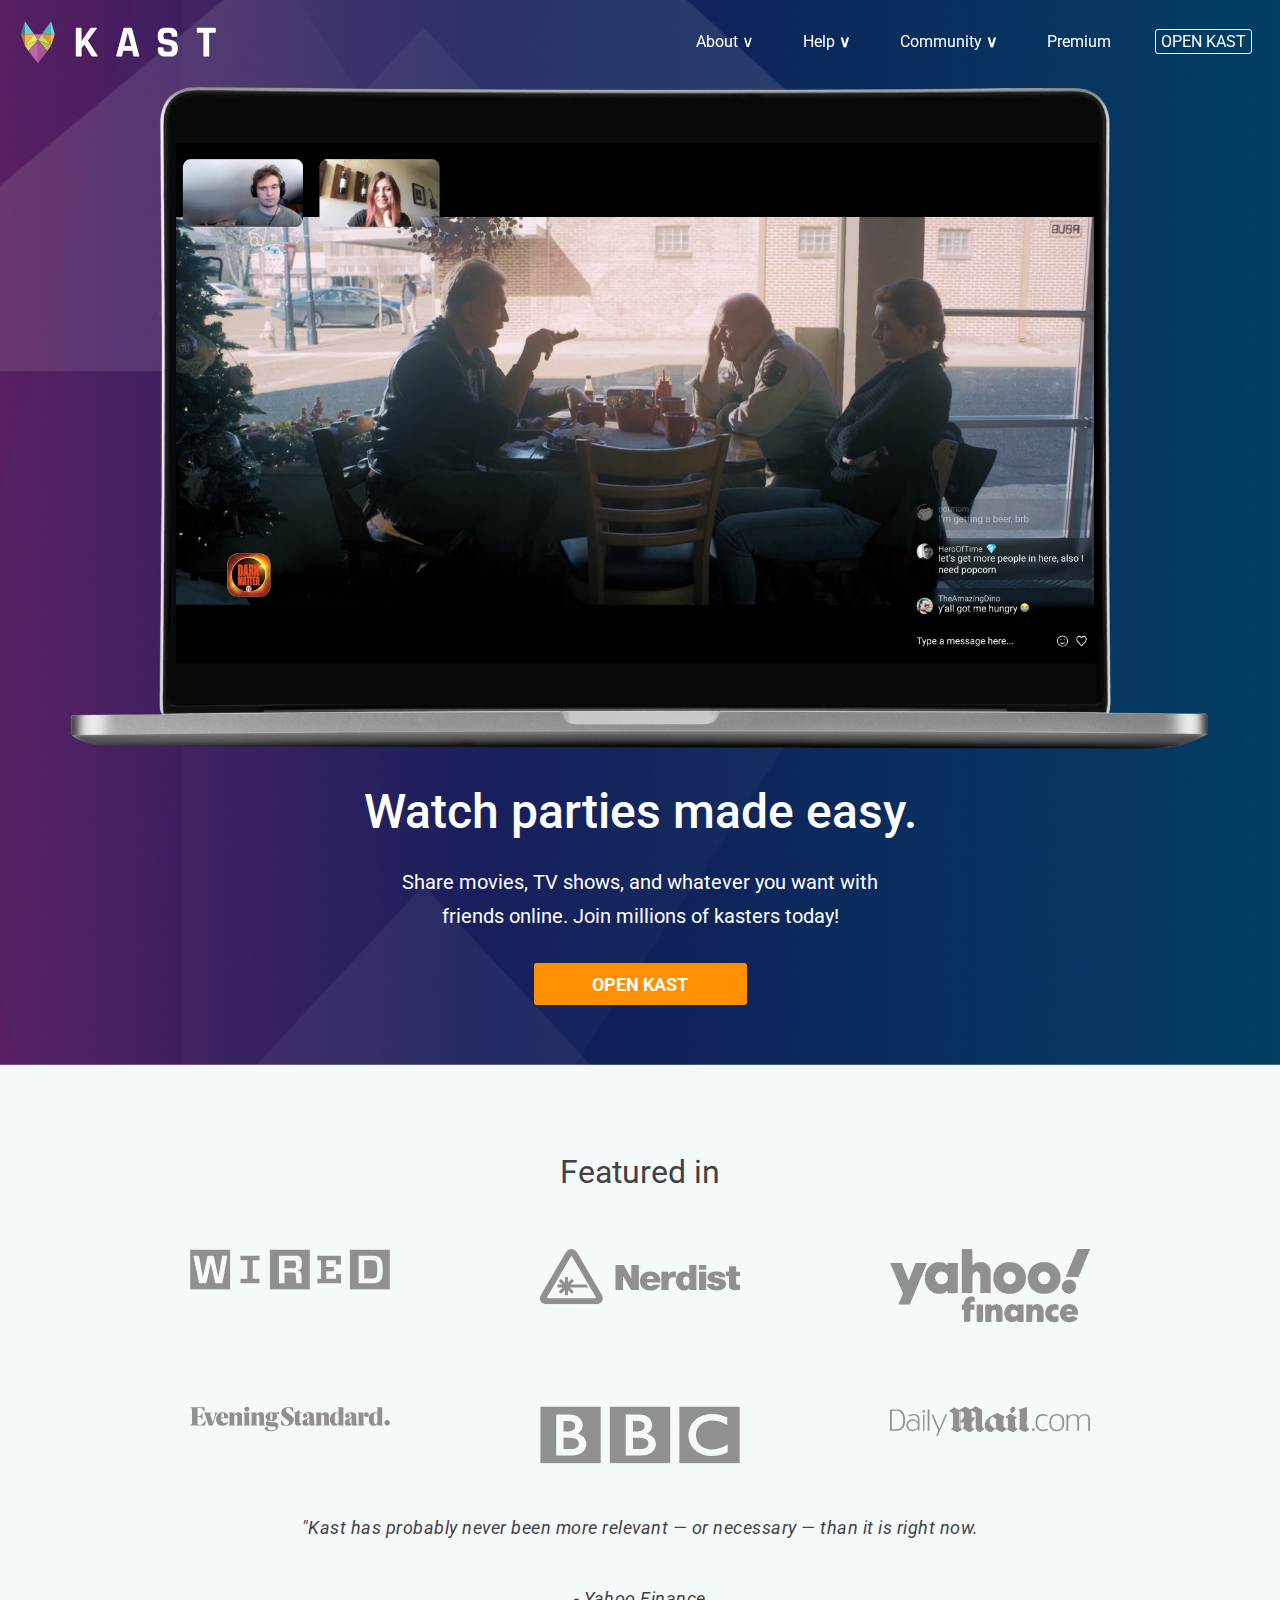
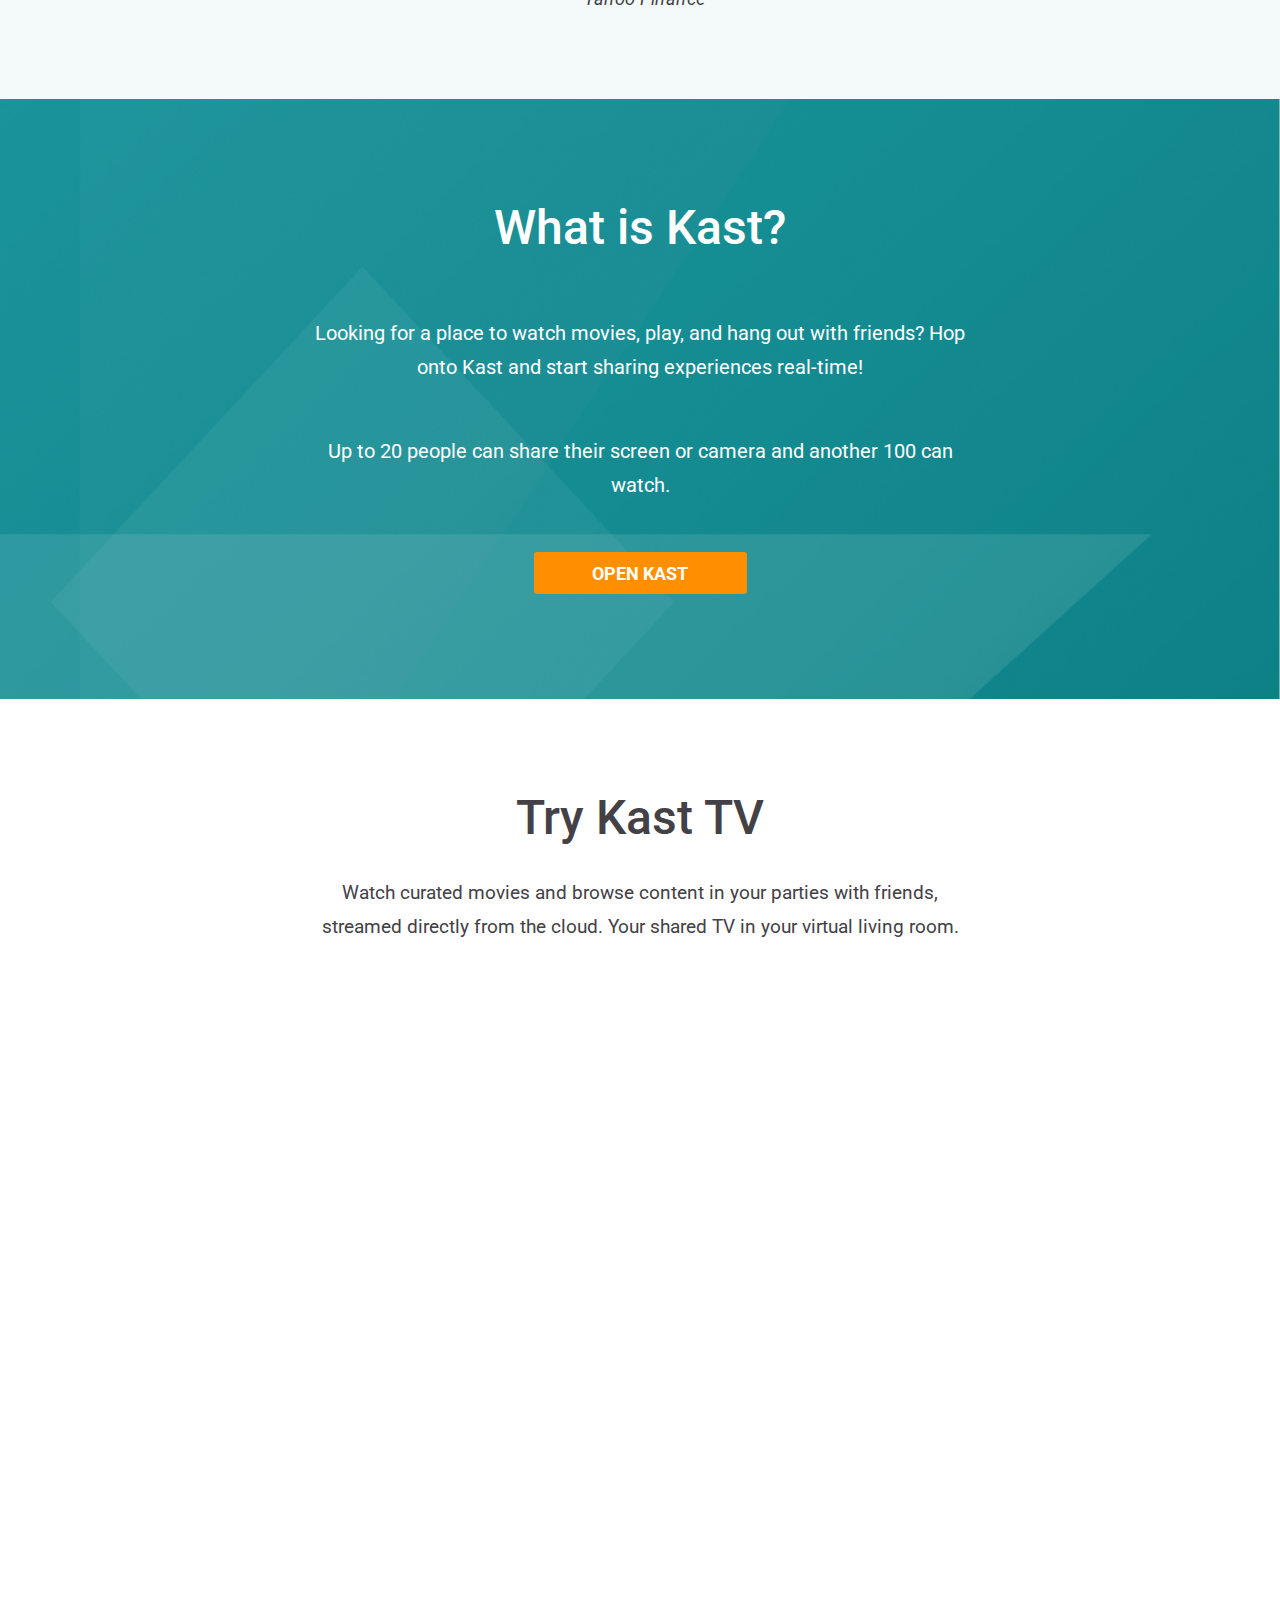
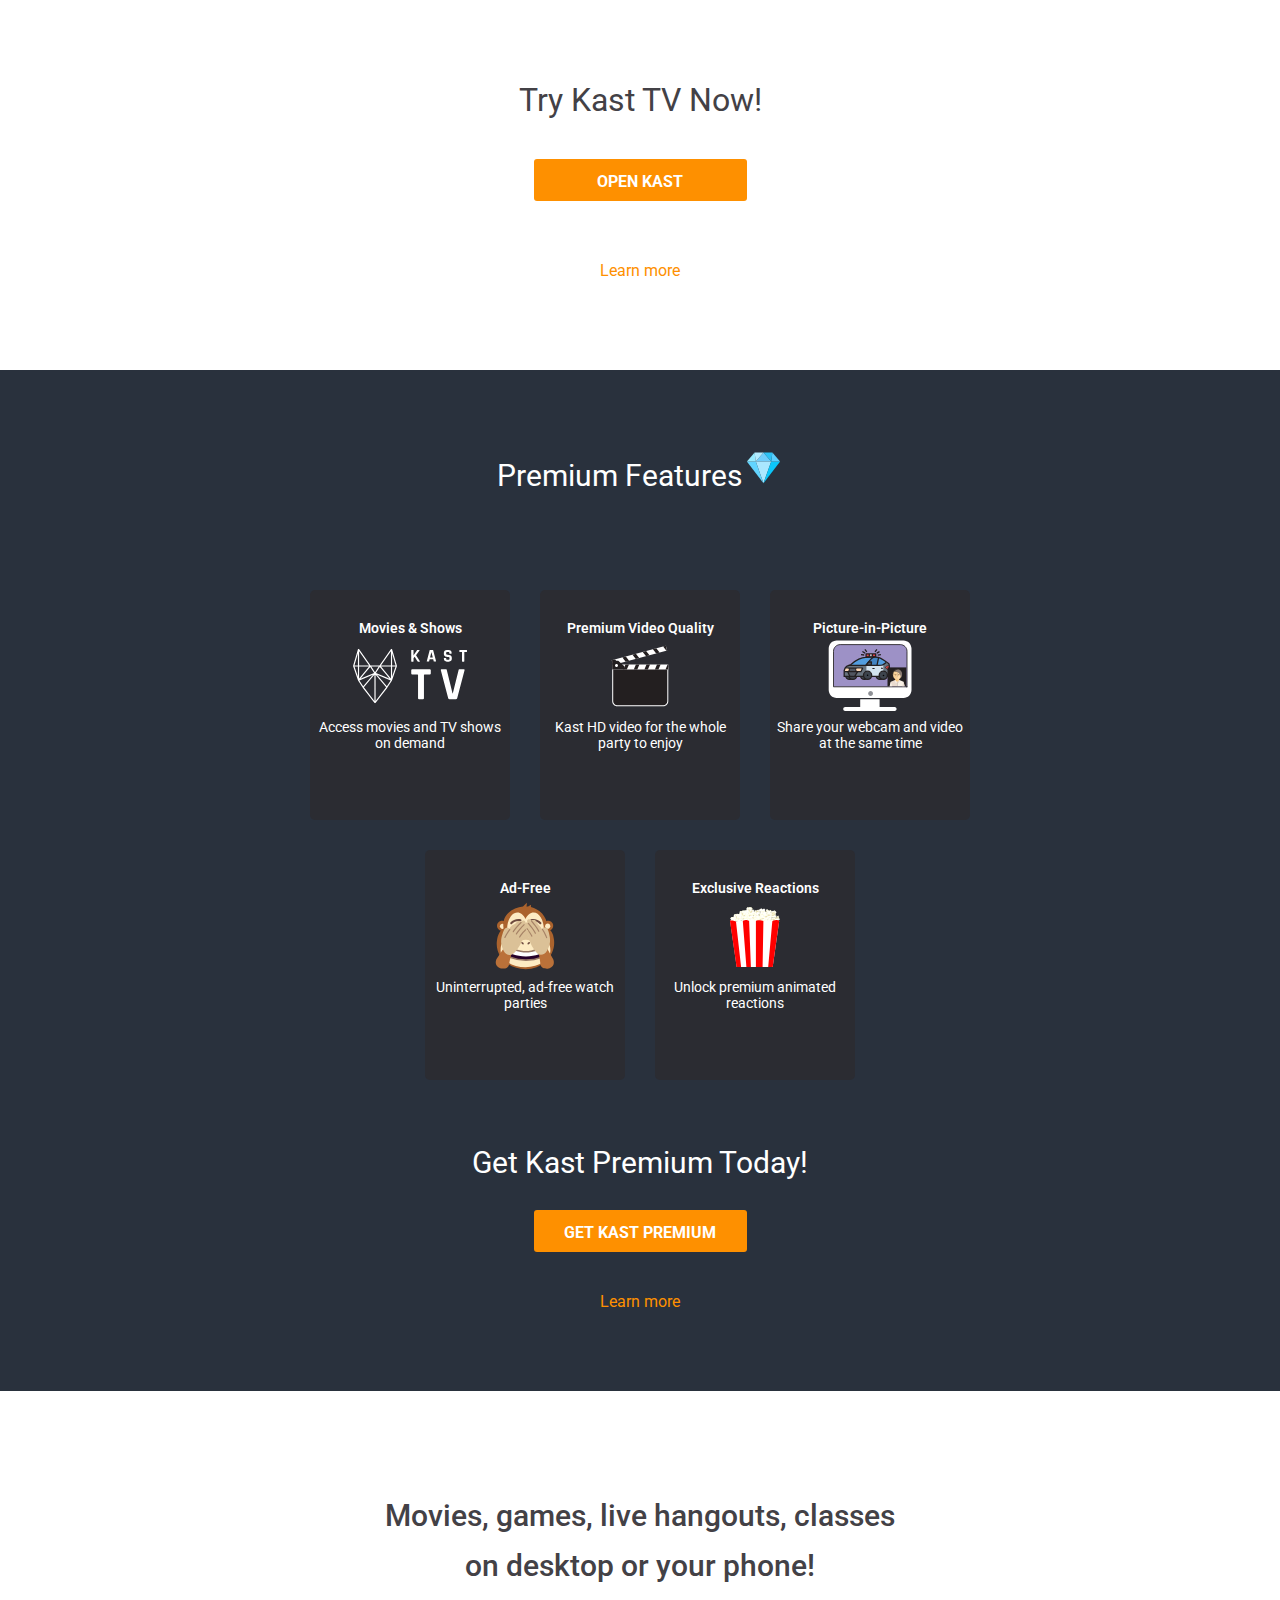
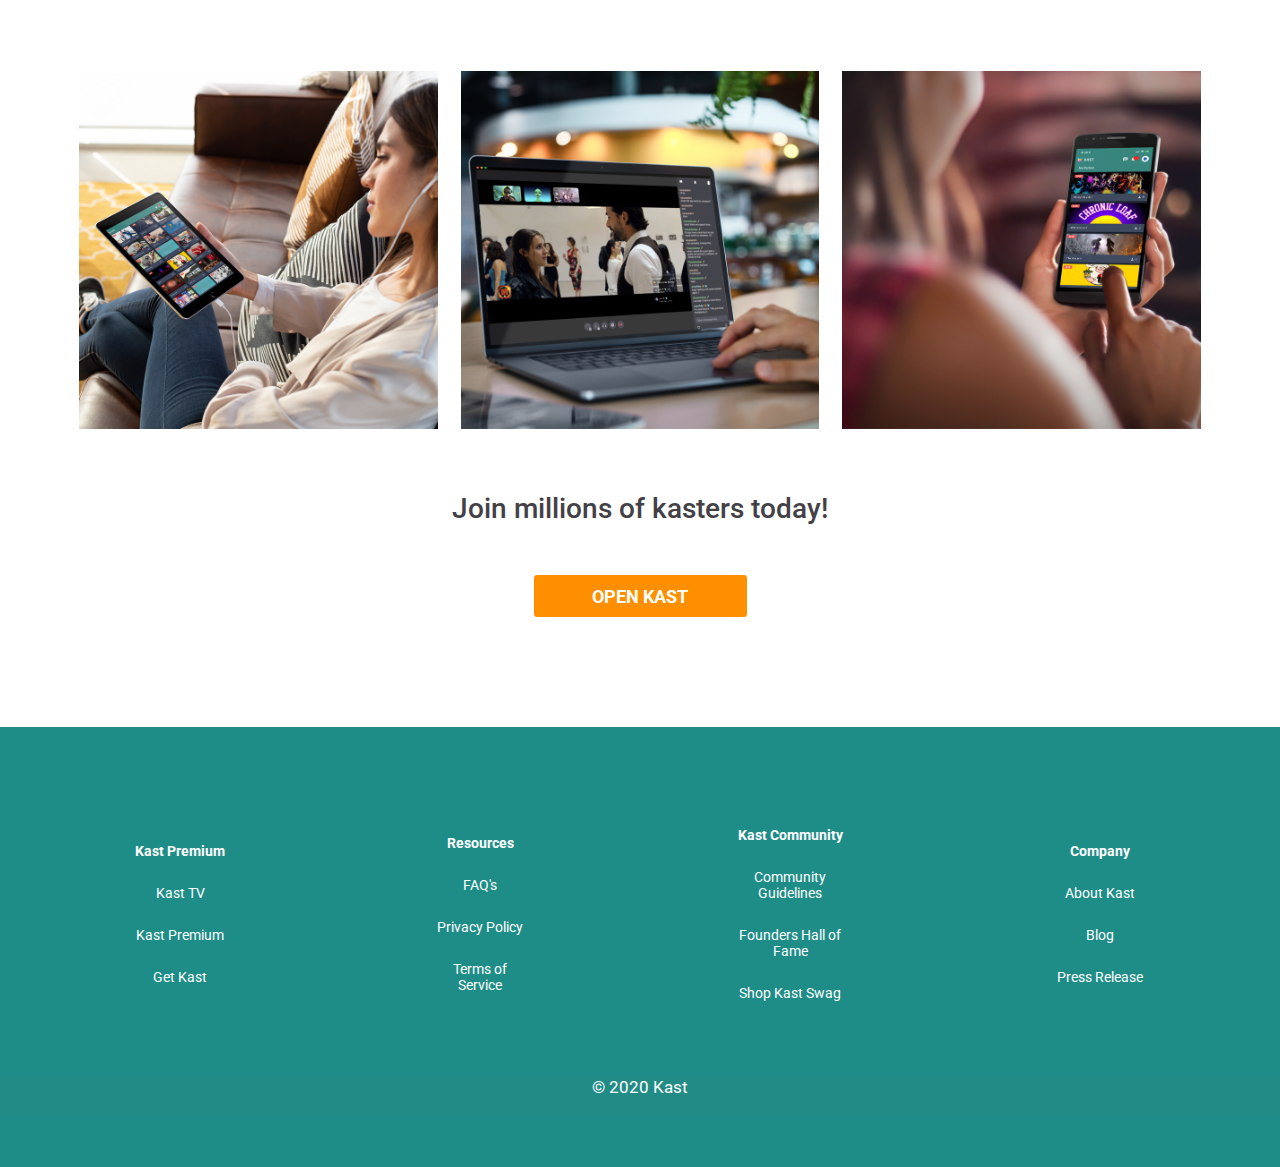
<file: index.html>
<!DOCTYPE html>
<html lang="en">
<head>
    <meta charset="UTF-8">
    <meta name="viewport" content="width=device-width, initial-scale=1.0">
    <title>Kast is Watch Parties Made Easy</title>
    <link href="https://fonts.googleapis.com/css2?family=Roboto:ital,wght@0,100;0,300;0,400;0,500;0,700;0,900;1,100;1,300;1,400;1,500;1,700;1,900&display=swap" rel="stylesheet">

    <link href="css/index.css" rel="stylesheet">
</head>
<body>
    <div class="container">

        <div class="header_nav">
            <div class="nav">    
                <img class="logo" src="assets/kast-logo-horizontal-color-white.svg">
                    <ul>
                        <li><a href="http://www.kastapp.co" target="_blank">About <span></span>∨</span></a></li>
                        <li><a href="http://www.kastapp.co" target="_blank">Help <span>∨</span></a></li>
                        <li><a href="http://www.kastapp.co" target="_blank">Community <span>∨</span></a></li>
                        <li><a href="http://www.kastapp.co" target="_blank">Premium</a></li>
                        <li><a href="http://www.kastapp.co" target="_blank" class="nav_btn">OPEN KAST</a></li>
                    </ul>
                </div>
        </div>
        
        <div class="panel_one">
            <img class="laptop" src="assets/laptop-table.png">
            <h1>Watch parties made easy.</h1>
            <h3>Share movies, TV shows, and whatever you want with friends online. Join millions of kasters today!</h3>
            <button class="btn1"><a href="http://kastapp.co" target="_blank" class="kast_btn">OPEN KAST</a></button>
        </div>

        <div class="panel_two">

            <h3>Featured in</h3>

            <div class="grid-container">
                <div class="item1"><img src="assets/wired-logo.svg"></div>
                <div class="item2"><img src="assets/nerdist-logo.svg"></div>
                <div class="item3"><img src="assets/yahoo-finance-logo.svg"></div>
                <div class="item4"><img src="assets/evening-standard-logo.svg"></div>
                <div class="item5"><img src="assets/bbc-logo.svg"></div>
                <div class="item6"><img src="assets/daily-mail-logo.svg"></div>
              </div>
            
            <p>"Kast has probably never been more relevant — or necessary — than it is right now.</p>
            <p>- Yahoo Finance</p>
        </div>

        <div class="panel_three">

            <h1>What is Kast?</h1>
            <h3>Looking for a place to watch movies, play, and hang out with friends? Hop onto Kast and start sharing experiences real-time!
            </h3>
            <h3>Up to 20 people can share their screen or camera and another 100 can watch.</h3>
            <button class="btn1"><a href="http://kastapp.co" target="_blank" class="kast_btn">OPEN KAST</a></button>

        </div>

        <div class="panel_four">
            <h1>Try Kast TV</h1>
            <h3>Watch curated movies and browse content in your parties with friends, streamed directly from the cloud. Your shared TV in your virtual living room.</h3>
            <iframe title="vimeo-player" src="https://player.vimeo.com/video/451294380" width="1136" height="639" frameborder="0" allowfullscreen></iframe>
            
            <h2>Try Kast TV Now!</h2>
            
            <button class="btn1"><a href="http://kastapp.co" target="_blank" class="kast_btn">OPEN KAST</a></button>
            
            <br />

            <a href="https://kast.gg/kast-tv.html" target="_blank"><span class="learn">Learn more</span></a>
        </div>
        
        <div class="panel_five">
            <div class="d5">
                <span class="pfh">Premium Features</span>
                <img src="assets/diamond-premium.svg" alt="" class="diamond">
            </div>
            <br />
            <br />

            <div class="flex-container">
                <div class=pan4b>
                    <span class="one">Movies & Shows</span>
                    <br>
                    <img src="assets/kast-tv-80-white.svg">
                    <br>
                    <span class="two">Access movies and TV shows on demand</span>
                </div>

                <div class=pan4b>
                    <span class="one">Premium Video Quality</span>
                    <br>
                    <img src="assets/clapper.svg">
                    <br>
                    <span class="two">Kast HD video for the whole party to enjoy</span>
                </div>

                <div class=pan4b>
                    <span class="one">Picture-in-Picture</span>
                    <br>
                    <img src="assets/pip.svg">
                    <br>
                    <span class="two">Share your webcam and video at the same time</span>
                </div>

                <div class=pan4b>
                    <span class="one">Ad-Free</span>
                    <br>
                    <img src="assets/monkey.svg">
                    <br>
                    <span class="two">Uninterrupted, ad-free watch parties</span>
                </div>

                <div class=pan4b>
                    <span class="one">Exclusive Reactions</span>
                    <br>
                    <img src="assets/popcorn.svg">
                    <br>
                    <span class="two">Unlock premium animated reactions</span>
                </div>
            </div><!-- end flex -->

            <h2>Get Kast Premium Today!</h2>

            <button class="btn1"><a href="http://kastapp.co" target="_blank" class="kast_btn">GET KAST PREMIUM</a></button>
            
            <br />

            <a href="https://kast.gg/kast-tv.html" target="_blank"><span class="learn">Learn more</span></a>




        </div>

        <div class="panel_six">
            <h4 class="pan6">Movies, games, live hangouts, classes on desktop or your phone!</h4>
            <img src="assets/platforms_tablet.png">
            <img src="assets/platforms_laptop.png">
            <img src="assets/platforms_phone.png">
            <h5 class="pan6-2">Join millions of kasters today!</h5>
            <button class="btn1"><a href="http://kastapp.co" target="_blank" class="kast_btn">OPEN KAST</a></button>
        </div>

        <div class="panel_seven">


            <div class="flex-container2">

                <div class="ul-1">
                    <a href="http://www.kastapp.co"><strong>Kast Premium</strong></a><br>
                    <a href="http://www.kastapp.co">Kast TV</a><br>
                    <a href="http://www.kastapp.co">Kast Premium</a><br>
                    <a href="http://www.kastapp.co">Get Kast</a><br>
                </div>
                <div class="ul-2">
                    <a href="http://www.kastapp.co"><strong>Resources</strong></a><br>
                    <a href="http://www.kastapp.co">FAQ's</a><br>
                    <a href="http://www.kastapp.co">Privacy Policy</a><br>
                    <a href="http://www.kastapp.co">Terms of Service</a><br>
                </div>
                <div class="ul-3">
                    <a href="http://www.kastapp.co"><strong>Kast Community</strong></a><br>
                    <a href="http://www.kastapp.co">Community Guidelines</a><br>
                    <a href="http://www.kastapp.co">Founders Hall of Fame</a><br>
                    <a href="http://www.kastapp.co">Shop Kast Swag</a><br>
                </div>
                <div class="ul-4">
                    <a href="http://www.kastapp.co"><strong>Company</strong></a><br>
                    <a href="http://www.kastapp.co">About Kast</a><br>
                    <a href="http://www.kastapp.co">Blog</a><br>
                    <a href="http://www.kastapp.co">Press Release</a><br>
                    </ul>
                </div>

            </div><!-- end grid container 2 -->

            <p class="cright">© 2020 Kast</p>

        </div>



    </div> <!--end container -->
</body>
</html>
</file>
<file: css/index.css>
* {
    margin: 0;
    padding: 0;
}

body{
    font-family: "Roboto", sans-serif;
    font-size: 14px;
    background-color: gray;
}
h1{
    font-size: 48px;
    color: white;
    font-weight: 500;
    margin: auto;
}
h3{
    color: white;
    font-size: 20px;
    font-weight: 400;
    line-height: 34px;

}
p{
    color: white;
    font-size: 1.2em;
}
span{
    font-family: 'Roboto', sans-serif;
    font-weight: bold;
}


.logo{
    width: 16%;
    height: auto;
    float: left;
    top: 0px;
    left: 0px;
    position: relative;
}
.nav{
    position: fixed;
    top: 0;
    padding:20px;
    text-align: right;
}
.nav li{
    display: inline;
    margin: 0px;
    padding: 40px 18px 40px 18px;
    position: relative;
    top: 12px;
    right: -10px;
}
.nav li a{
    color: white;
    text-decoration: none;
    font-family: 'Roboto', sans-serif;
    font-size: 16px;
    padding: 2px 5px;
    margin:0px;

}
.container{
    text-align: center;
}
.header_nav{

}
.panel_one{
    /* height: 1000px; */
    padding-top: 85px;
    background-image: url("../assets/gradient-violet-bg.jpg");
    background-size: cover;
    background-repeat: no-repeat;
    background-color: #044063;
}
.panel_one h1{
    padding-bottom: 25px;
}
.panel_one h3{
    max-width: 500px;
    margin: auto;
    padding-bottom: 30px;
    
}
.laptop{
    width: 89%;
    height: auto;
    padding-bottom: 22px;
}
.panel_two{
    background-color: #F4FAFA;
    padding-top:90px;
    padding-bottom: 90px;
}
.panel_two h3, p{
    color: #434146;
    font-family: 'Roboto', sans-serif;
}
.panel_two h3{
    font-size: 32px;
    font-weight: 400;
    padding-bottom: 60px;
}
.panel_two p{
    font-style: italic;
    font-size: 18px;
    letter-spacing: 0.5px;
    font-weight: 400;
    padding-top: 50px;
}
.panel_three{
    padding-top: 100px;
    height: 500px;
    background-image: url(../assets/green-bg.jpg);
    background-size: cover;
    background-repeat: no-repeat;
    background-color: #17888E;
}
.panel_three h1{
    padding-bottom: 60px;
}
.panel_three h3{
    padding-bottom: 50px;
    margin: auto;
    max-width: 670px;
}
.panel_four{
    background-color: white;
    padding-top:90px;
    padding-bottom: 90px;
}
.panel_four h3, p{
    color: #434146;
    font-family: 'Roboto', sans-serif;
}
.panel_four h1{
    font-size: 48px;
    font-weight: 500;
    padding-bottom: 30px;
    color: #434146;
}
.panel_four h3{
    font-size: 19px;
    color: #434146;
    max-width: 670px;
    margin: auto;
    padding-bottom: 50px;
    font-family: 'Roboto', sans-serif;
    font-weight: 400;
}
.panel_four h2{
    font-size: 32px;
    color: #434146;
    padding-top: 45px;
    padding-bottom: 40px;
    font-weight: 400;

}
.panel_four a, .panel_five a{
    font-family: 'Roboto', sans-serif;
    font-size: 16px;
    text-decoration: none;
    color: white;
}
.panel_four a:hover{
    text-decoration: underline;
}
.learn{
    color: #FE9000;
    font-family: 'Roboto', sans-serif;
    font-weight: 400;
}
.learn:hover{
    text-decoration: underline;
}
.panel_five{
    background-color: #29313D;
    padding-bottom: 80px; 
}
.panel_five h2{
    color: white;
    font-family: 'Roboto', sans-serif;
    font-weight: 400;
    font-size: 30px;
    padding-top: 50px;
    padding-bottom: 30PX;
}
.panel_five .btn1{
    margin-bottom: 40px;
}
.panel_six{
    background-color: white;
    padding-top: 50px;
    padding-bottom: 50px;
}
.pan6{
    color: #434146;
    font-size: 30px;
    padding-top: 50px;
    padding-bottom: 80px;
    font-family: 'Roboto', sans-serif;
    font-weight: 500;
    max-width: 525px;
    margin: auto;
    line-height: 50px;;
}
.pan6-2{
    color: #434146;
    font-size: 28px;
    padding-top: 60px;
    padding-bottom: 50px;
    font-family: 'Roboto', sans-serif;
    font-weight: 500;
}
.panel_six img{
    display: inline-block;
    width: 28%;
    height: auto;
    padding-left: 10px;
    padding-right: 10px;
}
.panel_seven{
    background-color: #1E8C87;
    padding-top: 50px;
    padding-bottom: 50px;

}
.btn1{
    width: 213px;
    height: 42px;
    background-color: #FE9000;
    border-radius: 3px;
    border: none;
    text-align: center;
    text-decoration: none;
    display: inline-block;
    font-size: 18px;
    line-height: 44px;
    color: white;
    font-weight: bold;
    margin-bottom: 60px;;
    
}
.nav_btn{
    border: 1px solid white;
    padding:3px 10px;
    width: 100px;
    height: 23px;
    background-color: none;
    text-decoration: none;
    border-radius: 3px;;
}
.nav_btn a{
    font-size: 12px
}
.kast_btn, .kast_btn a:visited{
    font-family: 'Roboto', sans-serif;
    text-decoration: none;
    color: white;
}
.kast_btn a:hover{
    text-decoration: none;
}


.spc_btn a:link{
    color: white;
}
.spc_btn a:visited{
    color: white;
}
.spc_btn a:hover{
    color: white;
}
.spc_btn a:active{
    color: white;
}

.grid-container {
    display: grid;
    grid-row-gap: 80px;
    grid-column-gap: 50px;
    width: 1000px;
    margin: auto;
  }
  .item1 {
    grid-row-start: 1;
    grid-row-end: 1;
    grid-column-start: 1;
    grid-column-end: 1;
  }
  .item2 {
    grid-row-start: 1;
    grid-row-end: 1;
    grid-column-start: 2;
    grid-column-end: 2;
  }
  .item3 {
    grid-row-start: 1;
    grid-row-end: 1;
    grid-column-start: 3;
    grid-column-end: 3;
  }
  .item4 {
    grid-row-start: 2;
    grid-row-end: 2;
    grid-column-start: 1;
    grid-column-end: 1;
  }
  .item5 {
    grid-row-start: 2;
    grid-row-end: 2;
    grid-column-start: 2;
    grid-column-end: 2;
  }
  .item6 {
    grid-row-start: 2;
    grid-row-end: 2;
    grid-column-start: 3;
    grid-column-end: 3;
  }


  .flex-container {
    display: flex;
    flex-direction: row;
    flex-wrap: wrap;
    justify-content: center;
    align-content: center;
    width: 850px;
    margin: auto;
  }

  .pan4b{
      background-color: #2B2C32;
      width: 200px;
      height: 200px;
      border-radius: 5px;
      text-align: center;
      padding-top: 30px;
      padding-bottom: 0px;
      margin: 15px;
  }
  .pan4b .one{
    color: white;
    font-family: 'Roboto', sans-serif;
    font-weight: 600;
    
  }
  .pan4b .two{
    padding-top: 10px;
    color: white;
    font-family: 'Roboto', sans-serif;
    font-weight: 400;
}
.pan4b img{

}
.pan4b span{
    color: white;
    font-family: 'Roboto', sans-serif;
    font-weight: 400;

}
.diamond{
    width: 3%;
    height: auto;
}
.pfh{
    color: white;
    font-size: 30px;
    font-weight: 400;
    font-family: 'Roboto', sans-serif;
    padding-top: 50px;
    padding-bottom: 30px;
}
.d5{
    padding-top: 80px;
    margin-bottom: 50px;
}

.cright{
    color: white; 
    text-align: center; 
    font:10px 200 'Roboto'; 
    background-color: #218C86; 
    padding-bottom: 20px;"
}

.flex-container2 {
    display: flex;
    flex-direction: row;
    flex-wrap: wrap;
    justify-content: center;
    height: 300px;
    align-items: center;

  }

.ul-1{
    width: 100px;
    padding-left: 100px;
    padding-right: 100px;

  }
.ul-2{
    width: 100px;
    padding-left: 100px;
    padding-right: 100px;
}
.ul-3{
    width: 120px;
    padding-left: 100px;
    padding-right: 100px;
}
.ul-4{
    width: 100px;
    padding-left: 100px;
    padding-right: 100px;
}
.flex-container2 a:link{
    display: block;
    padding-bottom: 10px;
    color:white;
    text-decoration: none;
}
.flex-container2 a:visited{
    padding-bottom: 10px;
    color:white;
    text-decoration: none;
}
.flex-container2 a:hover{
    padding-bottom: 10px;
    color:white;
    text-decoration: none;
}
.flex-container2 a:active{
    padding-bottom: 10px;
    color:white;
    text-decoration: none;
}
</file>
